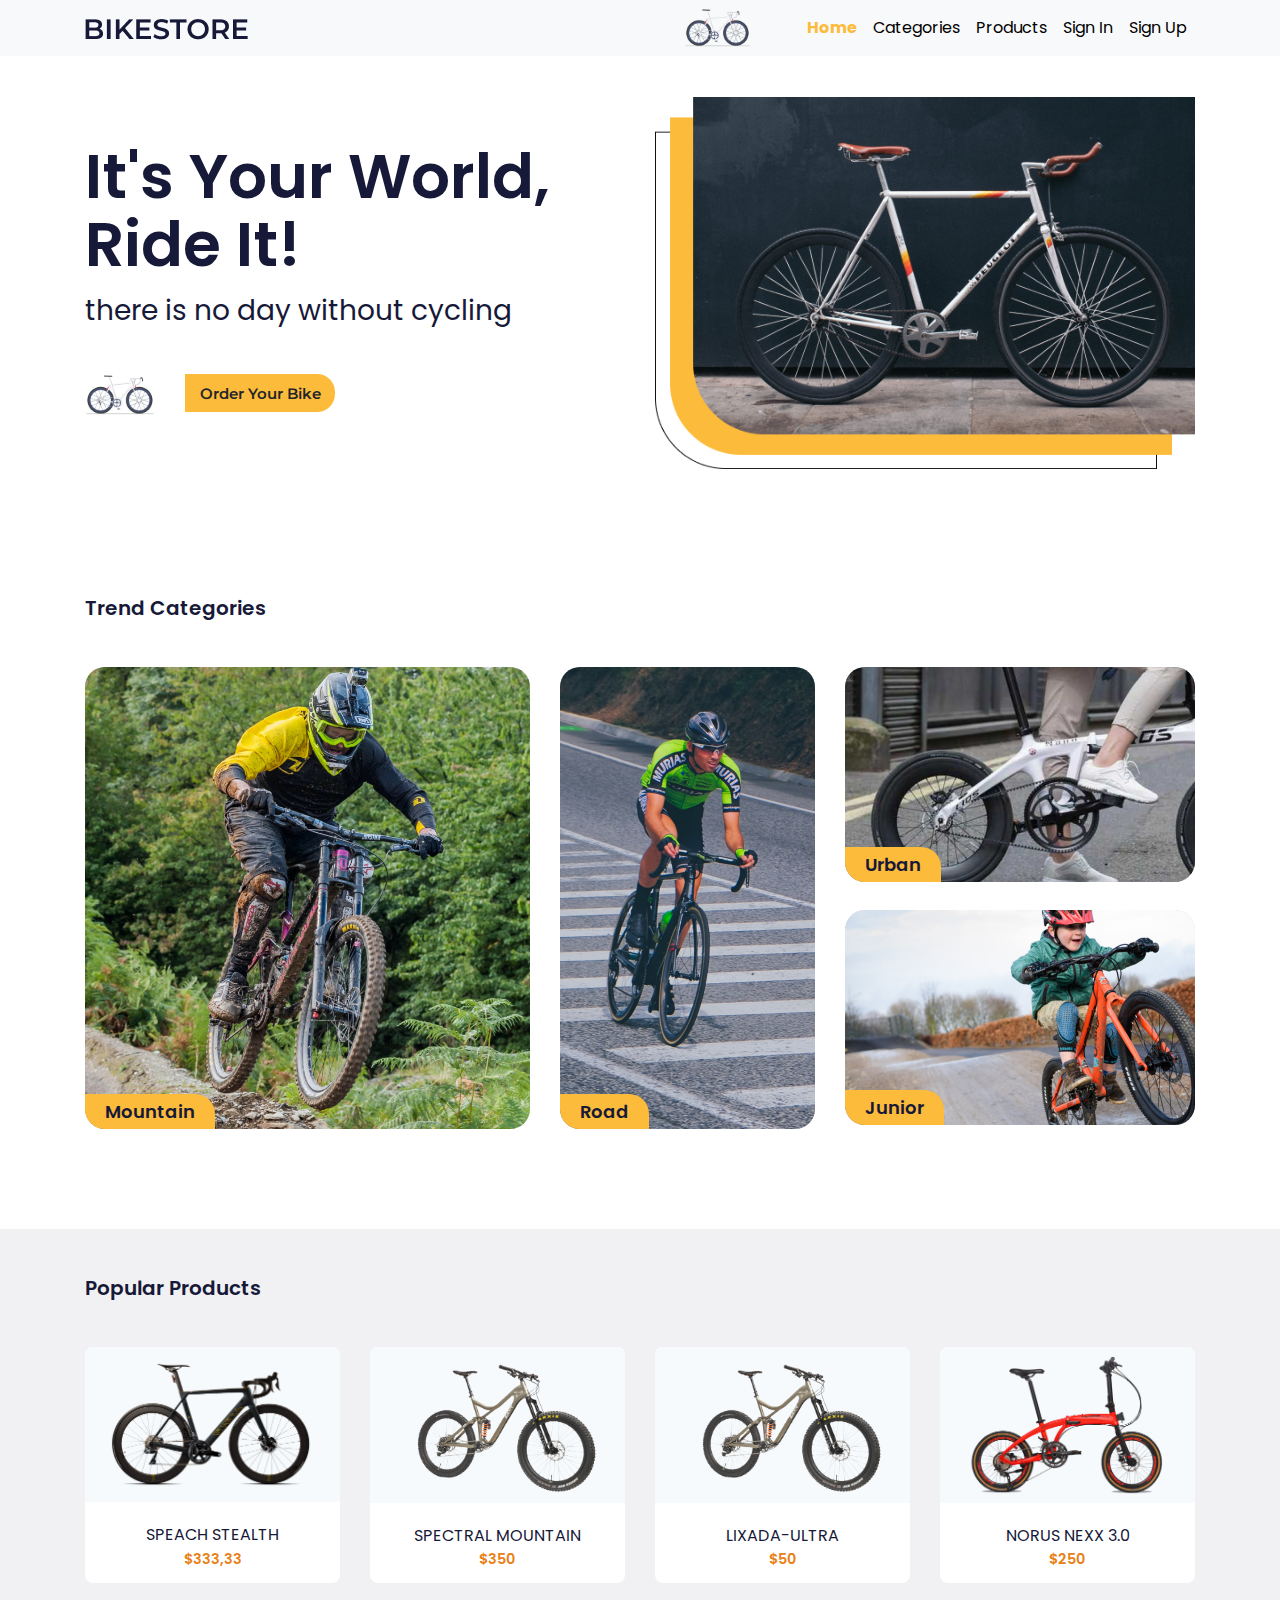
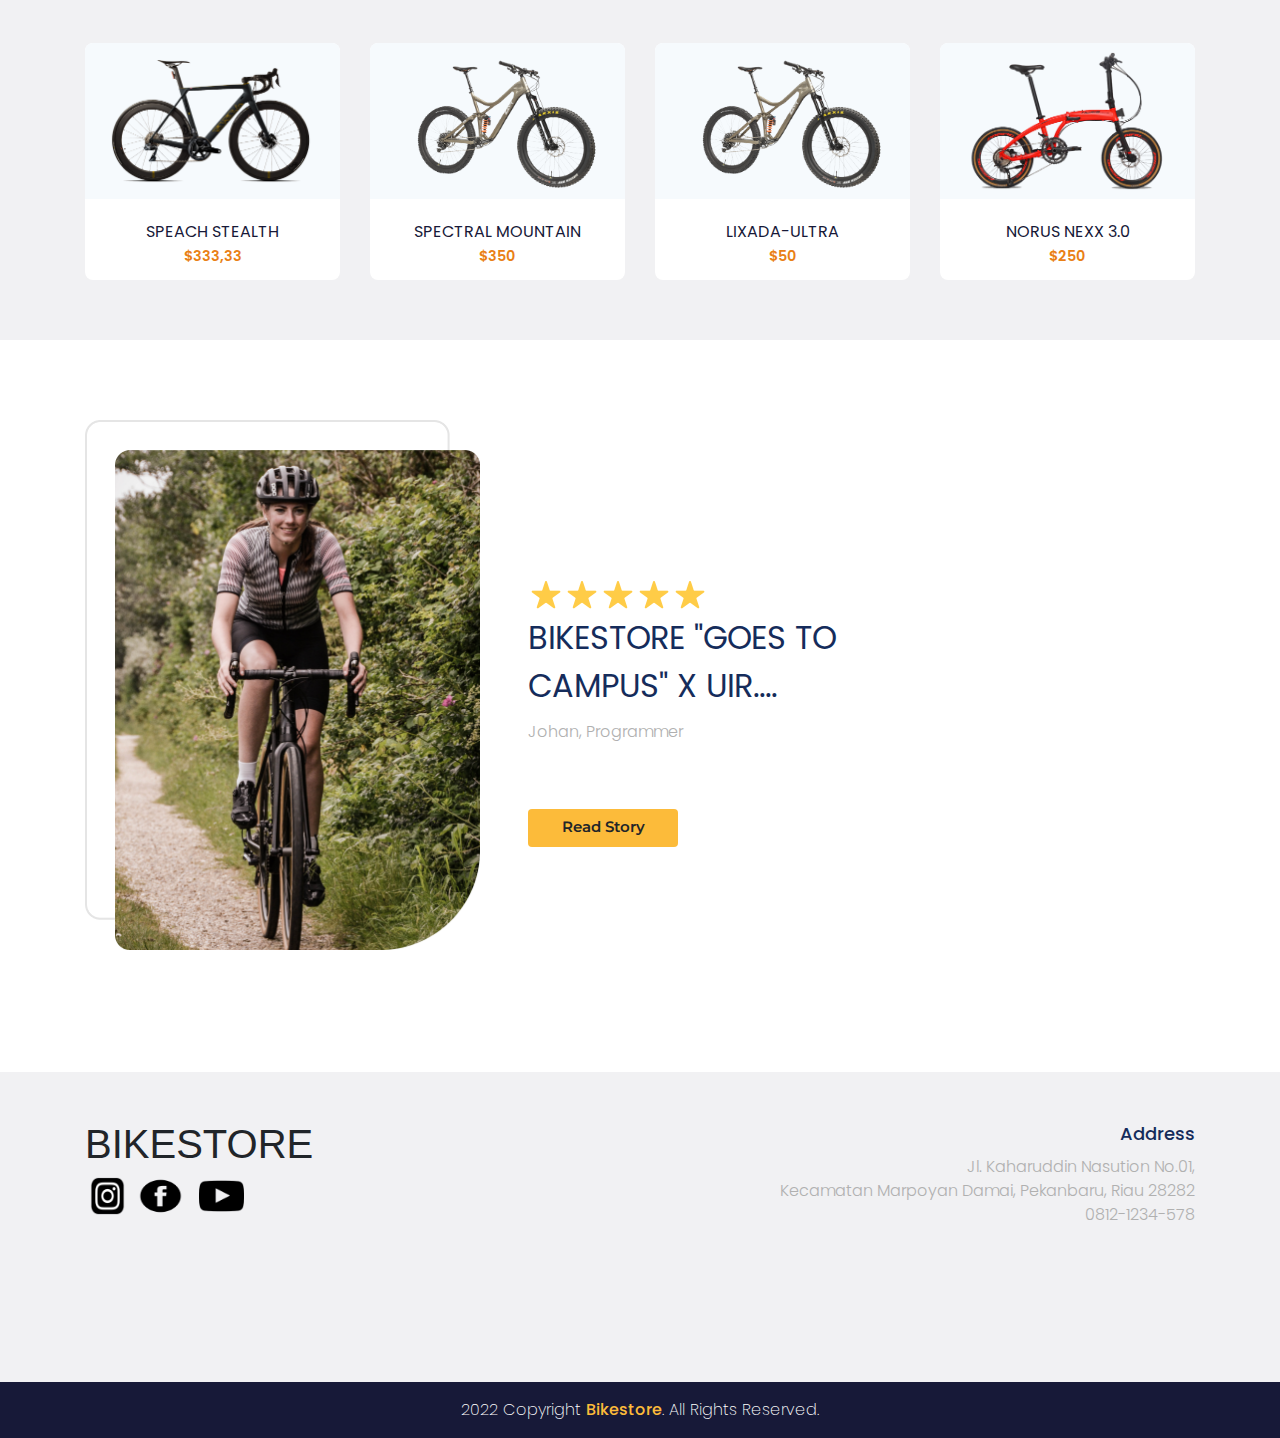
<file: index.html>
<!DOCTYPE html>
<html lang="en">
<head>
    <meta charset="UTF-8">
    <meta http-equiv="X-UA-Compatible" content="IE=edge">
    <meta name="viewport" content="width=device-width, initial-scale=1.0">
    <link rel="stylesheet" href="frontend/libraries/bootstrap/css/bootstrap.css">
    <link href="https://fonts.googleapis.com/css2?family=Montserrat:wght@100;300;400;500;600;700;800&family=Poppins:wght@400;500;600;800&display=swap" rel="stylesheet">
    <link rel="stylesheet" href="frontend/styles/main.css">
    <title>BIKESTORE</title>
</head>
<body>
  <header>
    <nav class="navbar navbar-expand-lg navbar-light fixed-top bg-light">
      <div class="container">
        <a class="navbar-brand" href="#">
          <img src="frontend/images/bikestore.png" style="width: auto;">
        </a>
        <button class="navbar-toggler" type="button" data-toggle="collapse" data-target="#navbarSupportedContent" aria-controls="navbarSupportedContent" aria-expanded="false" aria-label="Toggle navigation">
          <span class="navbar-toggler-icon"></span>
        </button>
        <div class="collapse navbar-collapse" id="navbarSupportedContent">
          <ul class="navbar-nav ml-auto">
            <li class="nav-item">
              <img src="frontend/images/bicycle-logo.svg" class="mr-5" alt="">
            </li>
            <li class="nav-item">
              <a class="nav-link active" href="index.html">Home</a>
            </li>
            <li class="nav-item">
              <a class="nav-link" href="#">Categories</a>
            </li>
            <li class="nav-item">
              <a class="nav-link" href="pages/detail.html">Products</a>
            </li>
            <li class="nav-item">
              <a class="nav-link" href="#">Sign In</a>
            </li>
            <li class="nav-item">
              <a class="nav-link" href="#">Sign Up</a>
            </li>
          </ul>
        </div>
      </div>
    </nav>
  </header>

  <!-- Hero Banner -->
  <section class="pt-5 hero-banner">
    <div class="container">
      <div class="row align-items-center">
        <div class="col-md-6 pr-5">
          <h1 class="mb-3">
            It's Your World, <br> Ride It!
          </h1>
          <p class="mb-5 w-100">
            there is no day without cycling
          </p>
          <img src="frontend/images/bicycle-logo.svg" alt="logo bikestore" class="banner-logo">
          <a href="pages/bookingpage1.html"><button class="btn btn-cta p-2">Order Your Bike</button></a> 
        </div>
  
        <div class="col-md-6 pl-6 mt-5">
          <div>
            <img src="frontend/images/bannfer-full.png" alt="" class="img-fluid ">
            <!-- <img src="frontend/images/banner-frame.png" alt="" class="img-fluid position-absolute banner-img-frame">
            <img src="frontend/images/banner-frame-1.png" alt="" class="img-fluid position-absolute banner-img-frame-1"> -->
          </div>
        </div>
      </div>
    </div>
  </section>

  <!-- Trend Categories -->
  <section class="container categories">
    <h4 class="mb-5">Trend Categories</h4>
    <div class="row">
      <div class="col-6 col-md-5 component-categories d-block">
        <div class="tag">
          <span>Mountain</span>
        </div>
        <a href="pages/detail.html">
          <div class="categories-thumbnail">
            <div class="categories-image" style="background-image: url('frontend/images/categories-mountain.jpg');">
            </div>
          </div>
        </a>
      </div>
      <div class="col-6 col-md-3 component-categories d-block">
        <div class="tag">
          <span>Road</span>
        </div>
        <a href="pages/detail.html">
          <div class="categories-thumbnail">
            <div class="categories-image" style="background-image: url('frontend/images/categories-road.jpg');">

            </div>
          </div>
        </a>
        <!-- <div class="card">card</div> -->
      </div>
      <div class="col-12 col-md-4">
        <div class="row">
          <div class="col-12 col-md-12 component-categories d-block">
            <div class="tag">
              <span>Urban</span>
            </div>
            <a href="pages/detail.html">
              <div class="categories-thumbnail-small">
                <div class="categories-image" style="background-image: url('frontend/images/categories-urban.jpg');">
    
                </div>
              </div>
            </a>
          </div>
        </div>
        <div class="row mt-2">
          <div class="col-12 col-md-12 component-categories d-block">
            <div class="tag">
              <span>Junior</span>
            </div>
            <a href="pages/detail.html">
              <div class="categories-thumbnail-small">
                <div class="categories-image" style="background-image: url('frontend/images/categories-junior.jpg');">
    
                </div>
              </div>
            </a>
          </div>
        </div>
      </div>
    </div>
  </section>

  <!-- Popular Products -->
  <section class="popular-products">
    <div class="container">
      <div class="row">
        <div class="col-12">
          <h4 class="mb-5 mt-5">Popular Products</h4>
        </div>
      </div>
      <div class="row">
        <div class="col-6 col-md-4 col-lg-3">
          <a href="pages/detail.html" class="component-products d-block"> 
            <div class="products-image mb-4">
              <img src="frontend/images/speach-stealth.png" alt="" class="w-100">
            </div>
            <div class="products-text mb-2">
              Speach Stealth
            </div>
            <div class="products-price">
              $333,33
            </div>
          </a>
        </div>
        <div class="col-6 col-md-4 col-lg-3">
          <a href="pages/detail.html" class="component-products d-block"> 
            <div class="products-image mb-4">
              <img src="frontend/images/spectral-mountain.png" alt="" class="w-100">
            </div>
            <div class="products-text mb-2">
              Spectral Mountain
            </div>
            <div class="products-price">
              $350
            </div>
          </a>
        </div>
        <div class="col-6 col-md-4 col-lg-3">
          <a href="pages/detail.html" class="component-products d-block"> 
            <div class="products-image mb-4">
              <img src="frontend/images/spectral-mountain.png" alt="" class="w-100">
            </div>
            <div class="products-text mb-2">
              lixada-ultra
            </div>
            <div class="products-price">
              $50
            </div>
          </a>
        </div>
        <div class="col-6 col-md-4 col-lg-3">
          <a href="pages/detail.html" class="component-products d-block"> 
            <div class="products-image mb-4">
              <img src="frontend/images/noriss.png" alt="" class="w-100">
            </div>
            <div class="products-text mb-2">
              Norus Nexx 3.0
            </div>
            <div class="products-price">
              $250
            </div>
          </a>
        </div>
        <div class="col-6 col-md-4 col-lg-3">
          <a href="pages/detail.html" class="component-products d-block"> 
            <div class="products-image mb-4">
              <img src="frontend/images/speach-stealth.png" alt="" class="w-100">
            </div>
            <div class="products-text mb-2">
              Speach Stealth
            </div>
            <div class="products-price">
              $333,33
            </div>
          </a>
        </div>
        <div class="col-6 col-md-4 col-lg-3">
          <a href="pages/detail.html" class="component-products d-block"> 
            <div class="products-image mb-4">
              <img src="frontend/images/spectral-mountain.png" alt="" class="w-100">
            </div>
            <div class="products-text mb-2">
              Spectral Mountain
            </div>
            <div class="products-price">
              $350
            </div>
          </a>
        </div>
        <div class="col-6 col-md-4 col-lg-3">
          <a href="pages/detail.html" class="component-products d-block"> 
            <div class="products-image mb-4">
              <img src="frontend/images/spectral-mountain.png" alt="" class="w-100">
            </div>
            <div class="products-text mb-2">
              lixada-ultra
            </div>
            <div class="products-price">
              $50
            </div>
          </a>
        </div>
        <div class="col-6 col-md-4 col-lg-3">
          <a href="pages/detail.html" class="component-products d-block"> 
            <div class="products-image mb-4">
              <img src="frontend/images/noriss.png" alt="" class="w-100">
            </div>
            <div class="products-text mb-2">
              Norus Nexx 3.0
            </div>
            <div class="products-price">
              $250
            </div>
          </a>
        </div>
      </div>
    </div>
  </section>

  <!-- Testimonial -->
  <section class="testimonial">
    <div class="container">
      <div class="row align-items-center">
        <div class="col-auto">
          <div class="testimonial-hero">
            <img src="frontend/images/testimonial-hero.png" alt="Testimonial" class="position-absolute testimonial-hero-image">
            <img src="frontend/images/testimonial-frame.png" alt="Testimonial" class="testimonial-frame">
          </div>
        </div>
        <div class="colfa-rotate-180 col-md-4 ml-5">
          <div class="stars align-items-center">
            <img src="frontend/images/stars.png" alt="">
          </div>
          <h2 class="testimonial-text">BIKESTORE "GOES TO CAMPUS" X UIR....</h2>
          <p class="testimonial-name
          ">Johan, Programmer</p>
          
          <a href="#" class="btn btn-testimonial mt-5">
            Read Story
          </a>
        </div>
      </div>
    </div><br><br><br>
  </section>

  <!-- Footer -->
  <div class="footer">
    <div class="container">
      <div class="row">
        <div class="col-6">
          <h1 class="mt-5 text-uppercase">Bikestore</h1>
          <div class="d-flex flex-row">
            <a href="https://mail.google.com/mail/u/0/#inbox">
              <img src="frontend/images/icon-ig.png">
            </a>
            <img src="frontend/images/icon-fb.png"  class="ml-2">
            <img src="frontend/images/icon-youtube.png"  class="ml-3">
          </div>
        </div>
        <div class="col-6">
          <div class="footer-tag mt-5">
            <h3>Address</h3>
            <p>Jl. Kaharuddin Nasution No.01, <br>
              Kecamatan Marpoyan Damai, Pekanbaru, Riau 28282 <br>0812-1234-578
            </p>
          </div>
        </div>
      </div>
    </div>
  </div>

  <footer>
    <div class="container">
      <div class="row">
        <div class="col-12 text-center">
          <p class="pt-3">
            2022 Copyright <a href="#">Bikestore</a>. All Rights Reserved.
          </p>
        </div>
      </div>
    </div>
  </footer> 


  <script src="frontend/libraries/jquery-3.6.0.min.js"></script>
  <script src="frontend/libraries/bootstrap/js/bootstrap.js"></script>
</body>
</html>
</file>
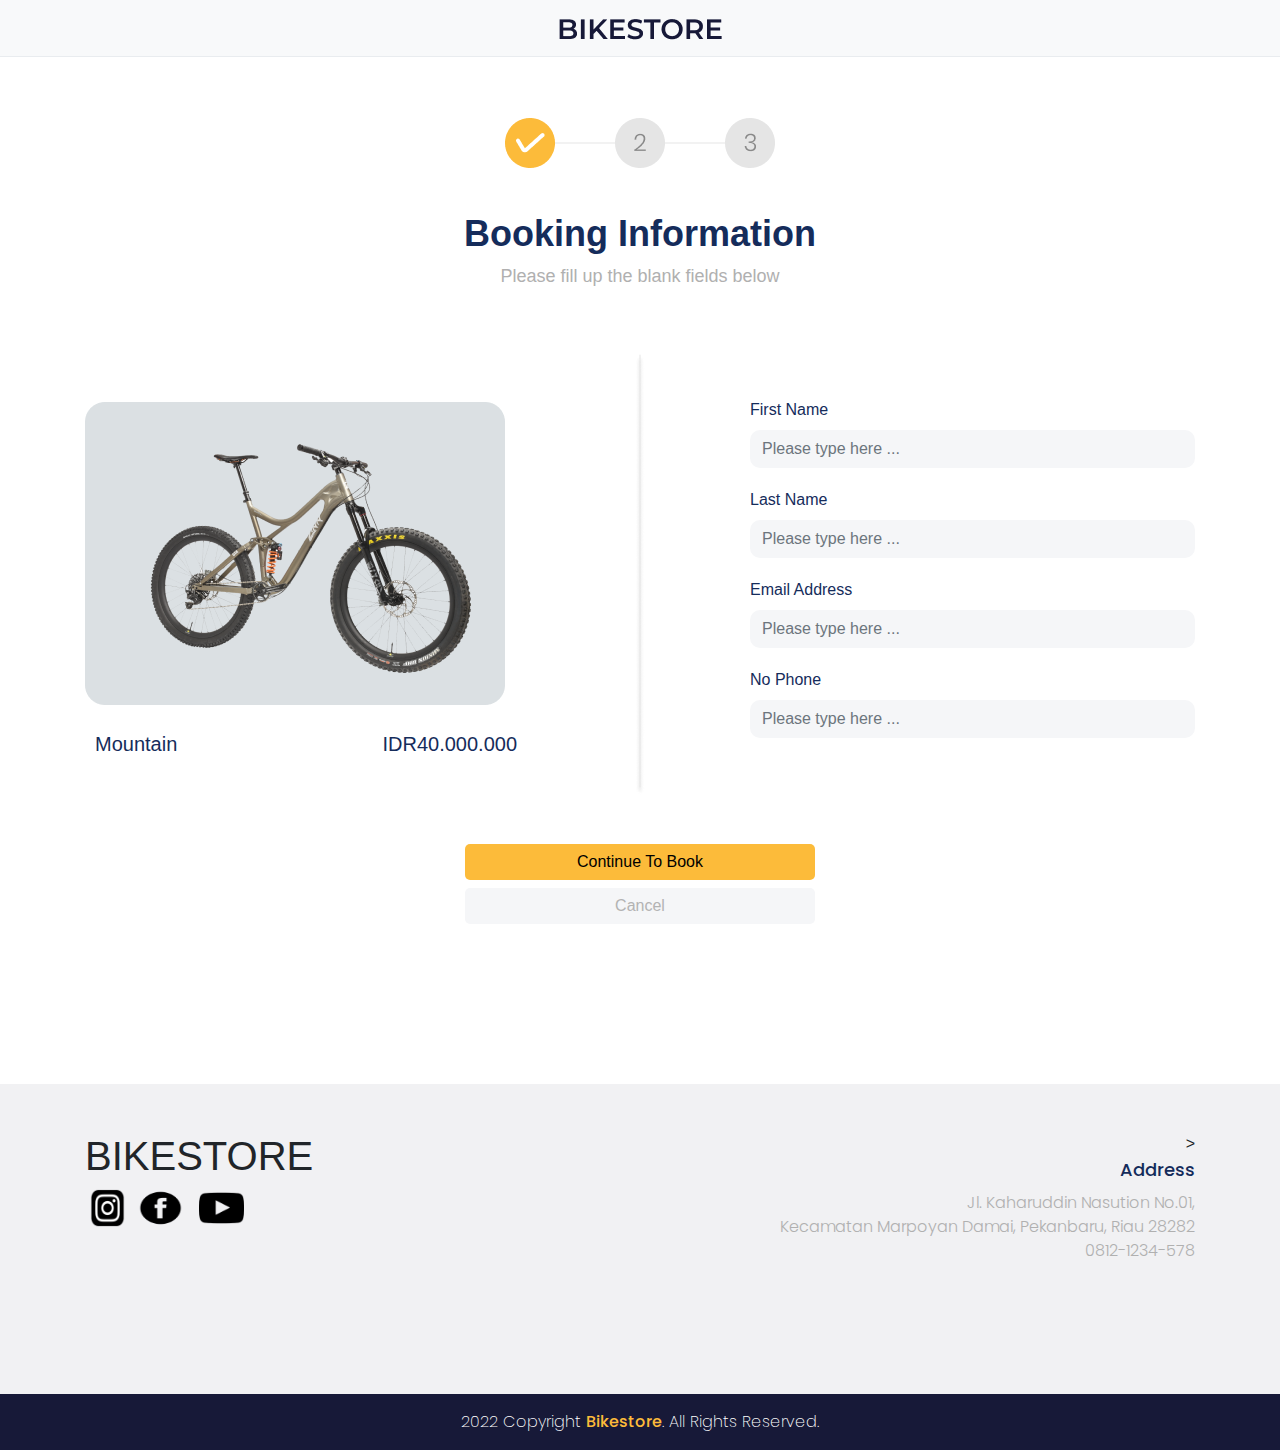
<file: pages/bookingpage1.html>
<!DOCTYPE html>
<html lang="en">
<head>
    <meta charset="UTF-8">
    <meta name="viewport" content="width=device-width, initial-scale=1.0"><link rel="stylesheet" href="../frontend/libraries/bootstrap/css/bootstrap.css">
    <link href="https://fonts.googleapis.com/css2?family=Montserrat:wght@100;300;400;500;600;700;800&family=Poppins:wght@400;500;600;800&display=swap" rel="stylesheet">
    <link rel="stylesheet" href="../frontend/styles/main.css">
    <title>Booking Page1</title>
</head>
<body>
  <header>
    <nav class="navbar navbar-expand-lg navbar-light bg-light">
      <div class="container">
        <a class="navbar-brand mx-auto" href="../index.html/"><img src="../frontend/images/bikestore.png" alt=""></a>
      </div>
    </nav>
  </header>

  <!-- Page Content -->
  <div class="container booking-page-1">
    <div class="row">
        <div class="col-12">
            <img src="../frontend/images/stepper.png" class="mx-auto d-block stepper">
        </div>
        <div class="col-12">
            <div class="text-center">
                <h1 class="title-booking">Booking Information</h1>
                <p class="subtitle-booking">Please fill up the blank fields below</p>
            </div>
        </div>
    </div>
    <div class="row mt-5">
        <div class="col-md-5 mt-5">
            <img src="../frontend/images/pic_booking.png" alt="">
            <div class="row mt-4">
                <div class="col-6">
                    <p class="brand-book">Mountain</p>
                </div>
                <div class="col-6">
                    <p class="price-book">IDR40.000.000</p>
                </div>
            </div>
        </div>
        <div class="col-md-2">
            <img src="../frontend/images/garis.png" class="mx-auto d-block">
        </div>
        <div class="col-md-5 mt-4 form-booking">
            <label>First Name</label>
            <div class="input-group">
                <input type="text" class="form-control" placeholder="Please type here ...">
            </div>
            <label>Last Name</label>
            <div class="input-group">
                <input type="text" class="form-control" placeholder="Please type here ...">
            </div>
            <label>Email Address</label>
            <div class="input-group">
                <input type="email" class="form-control" placeholder="Please type here ...">
            </div>
            <label>No Phone</label>
            <div class="input-group">
                <input type="number" class="form-control" placeholder="Please type here ...">
            </div>
        </div>
    </div>
    <div class="row mt-5 mb-5">
        <div class="col-4"></div>
        <div class="col-4">
            <div class="text-center">
                <a href="bookingpage2.html" type="button" class="btn btn-md btn-dark btn-block btn-continue-booking">Continue To Book</a>
                <a href="../index.html" type="button" class="btn btn-md btn-dark btn-block btn-cancel-booking mt-2">Cancel</a>
            </div>
        </div>
        <div class="col-4"></div>
    </div>
  </div>
  <!-- Akhir Page Content -->

  <!-- Footer -->
  <div class="footer">
    <div class="container">
      <div class="row">
        <div class="col-6">
          <h1 class="mt-5 text-uppercase">Bikestore</h1>
          <div class="d-flex flex-row">
            <img src="../frontend/images/icon-ig.png">
            <img src="../frontend/images/icon-fb.png"  class="ml-2">
            <img src="../frontend/images/icon-youtube.png"  class="ml-3">
          </div>
        </div>
        <div class="col-6">
          <div class="footer-tag mt-5">>
            <h3>Address</h3>
            <p>Jl. Kaharuddin Nasution No.01, <br>
              Kecamatan Marpoyan Damai, Pekanbaru, Riau 28282 <br>0812-1234-578
            </p>
          </div>
        </div>
      </div>
    </div>
  </div>

  <footer>
    <div class="container">
      <div class="row">
        <div class="col-12 text-center">
          <p class="pt-3">
            2022 Copyright <a href="#">Bikestore</a>. All Rights Reserved.
          </p>
        </div>
      </div>
    </div>
  </footer>
  
  



  <script src="../frontend/libraries/jquery-3.6.0.min.js"></script>
  <script src="../frontend/libraries/bootstrap/js/bootstrap.js"></script>
</body>
</html>
</file>
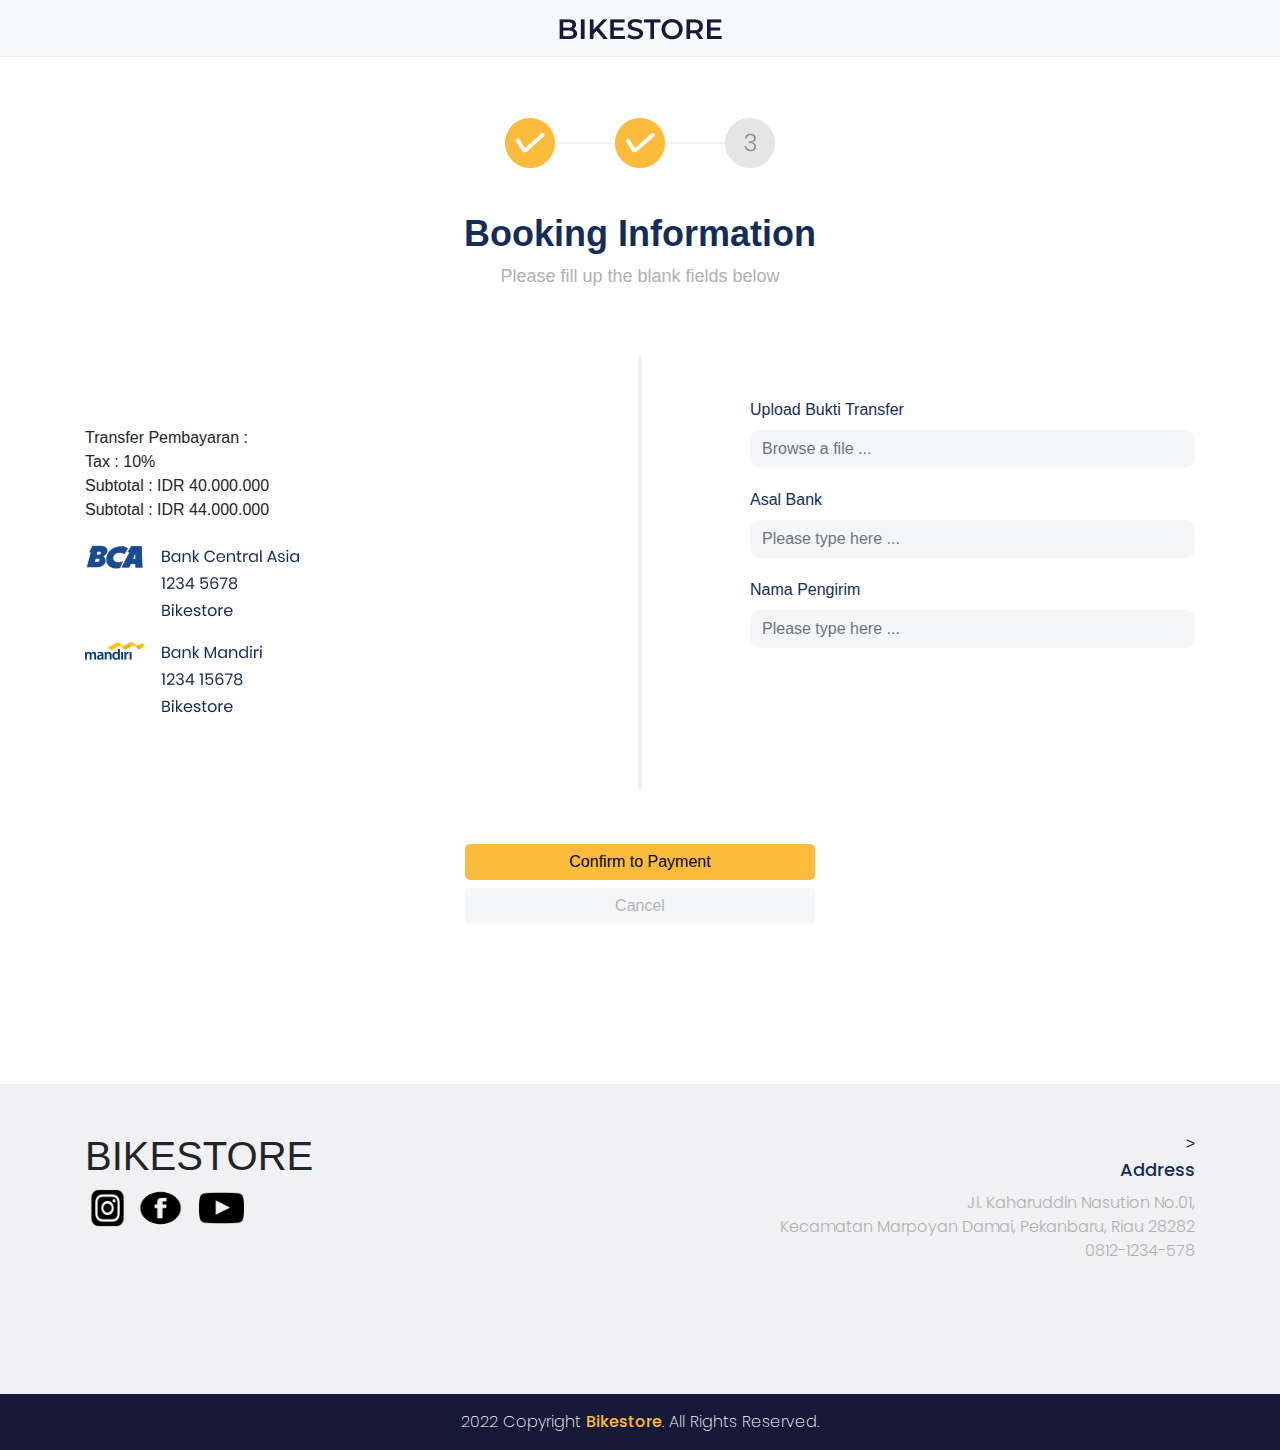
<file: pages/bookingpage2.html>
<!DOCTYPE html>
<html lang="en">
<head>
    <meta charset="UTF-8">
    <meta name="viewport" content="width=device-width, initial-scale=1.0"><link rel="stylesheet" href="../frontend/libraries/bootstrap/css/bootstrap.css">
    <link href="https://fonts.googleapis.com/css2?family=Montserrat:wght@100;300;400;500;600;700;800&family=Poppins:wght@400;500;600;800&display=swap" rel="stylesheet">
    <link rel="stylesheet" href="../frontend/styles/main.css">
    <title>Booking Page2</title>
</head>
<body>
  <header>
    <nav class="navbar navbar-expand-lg navbar-light bg-light">
      <div class="container">
        <a class="navbar-brand mx-auto" href="../index.html/"><img src="../frontend/images/bikestore.png" alt=""></a>
      </div>
    </nav>
  </header>

  <!-- Page Content -->
  <div class="container booking-page-1">
    <div class="row">
        <div class="col-12">
            <img src="../frontend/images/stepper-2.png" class="mx-auto d-block stepper">
        </div>
        <div class="col-12">
            <div class="text-center">
                <h1 class="title-booking">Booking Information</h1>
                <p class="subtitle-booking">Please fill up the blank fields below</p>
            </div>
        </div>
    </div>
    <div class="row mt-5">
        <div class="col-md-5 mt-5">
            <div class="row mt-4">
                <div class="col-6">
                    <p>Transfer Pembayaran : <br> Tax : 10% <br> Subtotal : IDR 40.000.000 <br> Subtotal : IDR 44.000.000</p>
                </div>
            </div>
            <img src="../frontend/images/item_bank.png">
        </div>
        <div class="col-md-2">
            <img src="../frontend/images/garis.png" class="mx-auto d-block">
        </div>
        <div class="col-md-5 mt-4 form-booking">
            <label>Upload Bukti Transfer</label>
            <div class="input-group">
                <input type="text" class="form-control" placeholder="Browse a file ...">
            </div>
            <label>Asal Bank</label>
            <div class="input-group">
                <input type="text" class="form-control" placeholder="Please type here ...">
            </div>
            <label>Nama Pengirim</label>
            <div class="input-group">
                <input type="email" class="form-control" placeholder="Please type here ...">
            </div>
        </div>
    </div>
    <div class="row mt-5 mb-5">
        <div class="col-4"></div>
        <div class="col-4">
            <div class="text-center">
                <a href="bookingpage3.html" type="button" class="btn btn-md btn-dark btn-block btn-continue-booking">Confirm to Payment</a>
                <a href="../index.html" type="button" class="btn btn-md btn-dark btn-block btn-cancel-booking mt-2">Cancel</a>
            </div>
        </div>
        <div class="col-4"></div>
    </div>
  </div>
  <!-- Akhir Page Content -->

  <!-- Footer -->
  <div class="footer">
    <div class="container">
      <div class="row">
        <div class="col-6">
          <h1 class="mt-5 text-uppercase">Bikestore</h1>
          <div class="d-flex flex-row">
            <img src="../frontend/images/icon-ig.png">
            <img src="../frontend/images/icon-fb.png"  class="ml-2">
            <img src="../frontend/images/icon-youtube.png"  class="ml-3">
          </div>
        </div>
        <div class="col-6">
          <div class="footer-tag mt-5">>
            <h3>Address</h3>
            <p>Jl. Kaharuddin Nasution No.01, <br>
              Kecamatan Marpoyan Damai, Pekanbaru, Riau 28282 <br>0812-1234-578
            </p>
          </div>
        </div>
      </div>
    </div>
  </div>

  <footer>
    <div class="container">
      <div class="row">
        <div class="col-12 text-center">
          <p class="pt-3">
            2022 Copyright <a href="#">Bikestore</a>. All Rights Reserved.
          </p>
        </div>
      </div>
    </div>
  </footer>
  
  



  <script src="../frontend/libraries/jquery-3.6.0.min.js"></script>
  <script src="../frontend/libraries/bootstrap/js/bootstrap.js"></script>
</body>
</html>
</file>
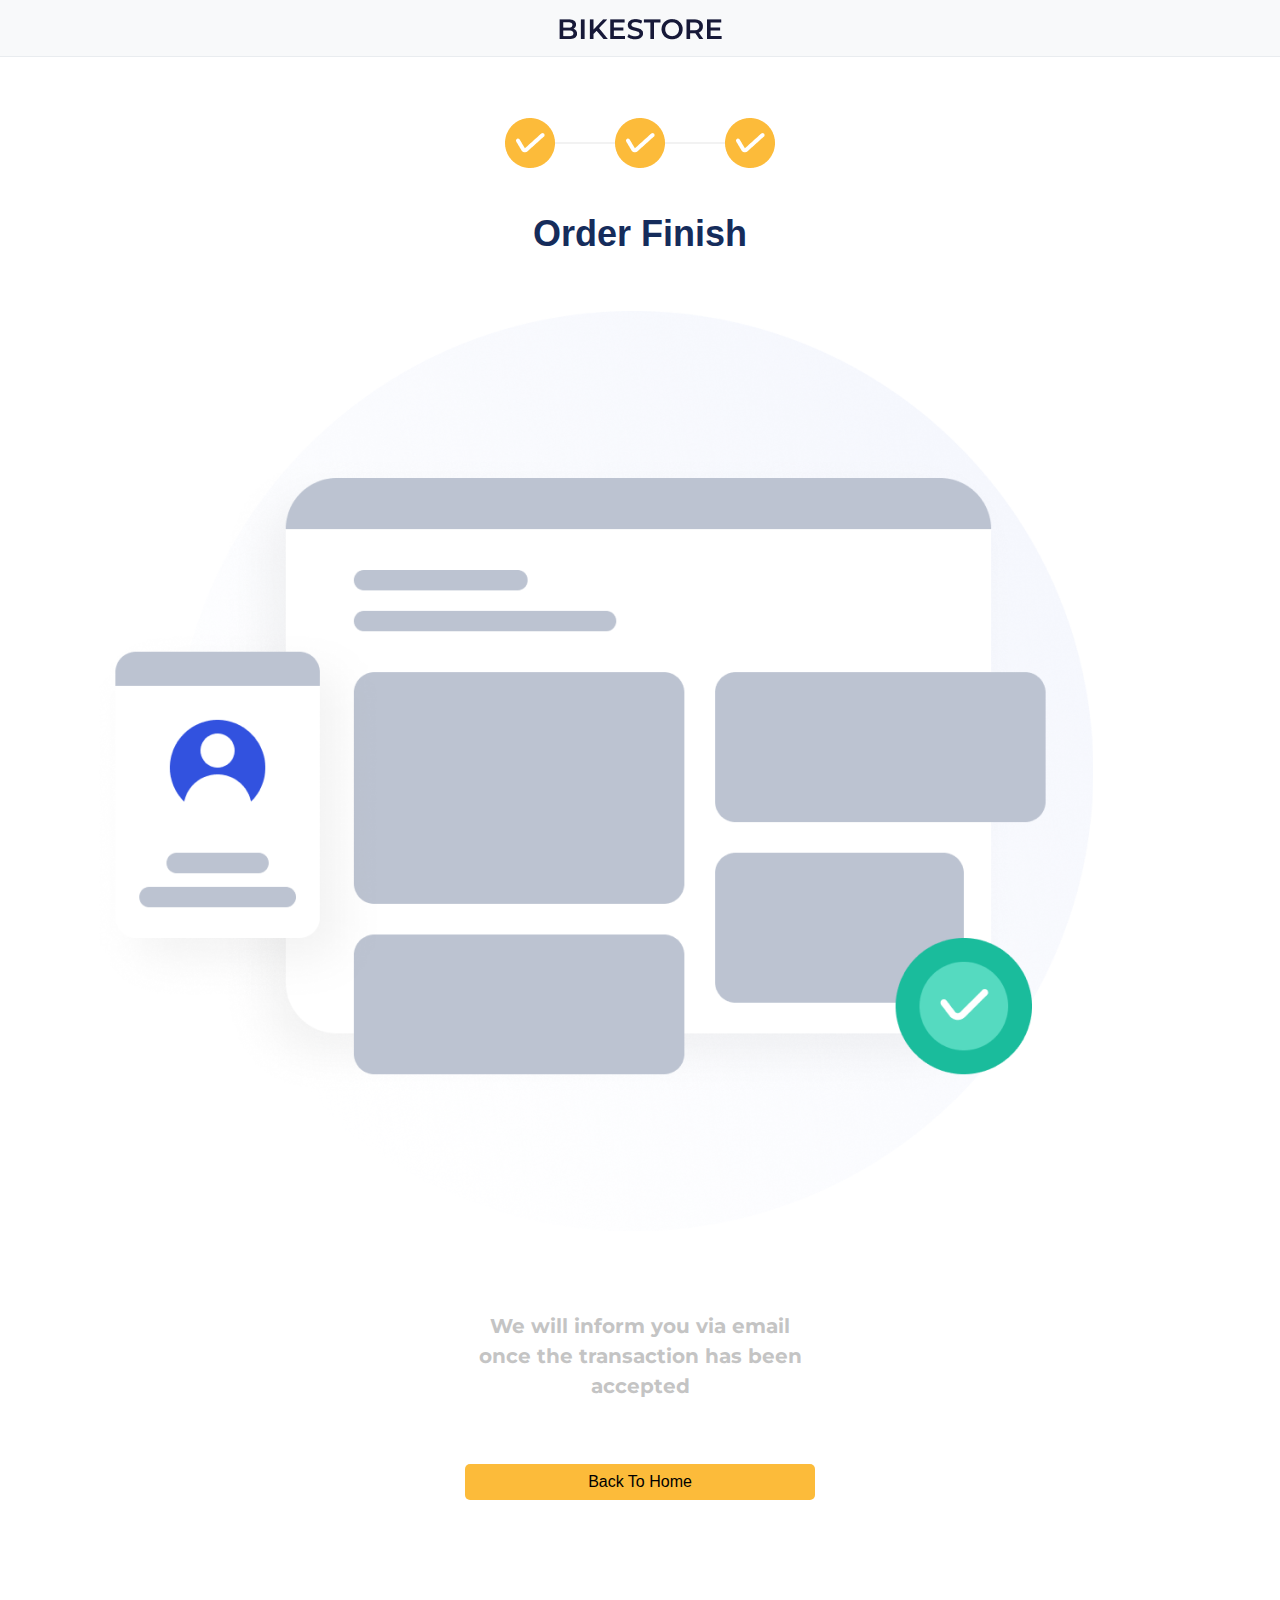
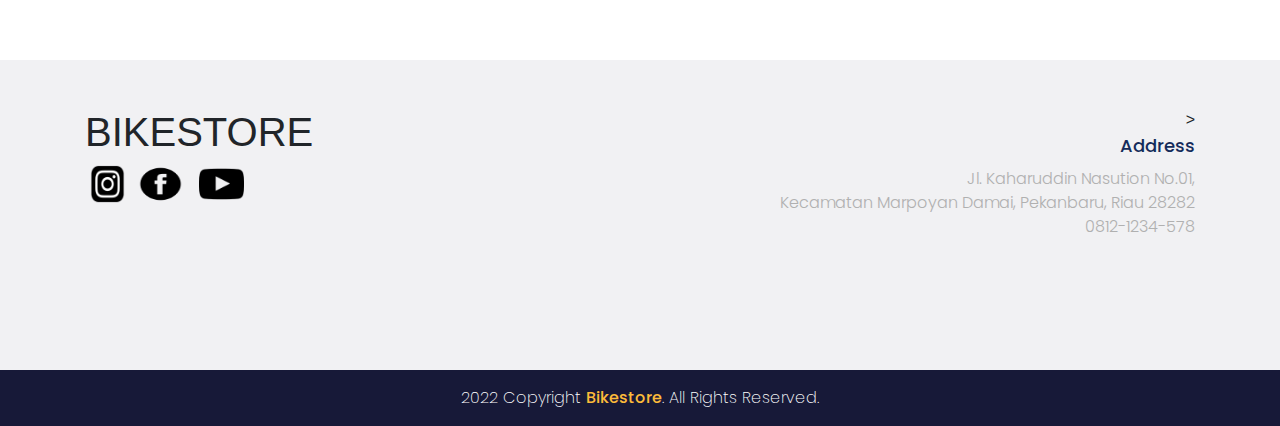
<file: pages/bookingpage3.html>
<!DOCTYPE html>
<html lang="en">
<head>
    <meta charset="UTF-8">
    <meta name="viewport" content="width=device-width, initial-scale=1.0"><link rel="stylesheet" href="../frontend/libraries/bootstrap/css/bootstrap.css">
    <link href="https://fonts.googleapis.com/css2?family=Montserrat:wght@100;300;400;500;600;700;800&family=Poppins:wght@400;500;600;800&display=swap" rel="stylesheet">
    <link rel="stylesheet" href="../frontend/styles/main.css">
    <title>Booking Page</title>
</head>
<body>
  <header>
    <nav class="navbar navbar-expand-lg navbar-light bg-light">
      <div class="container">
        <a class="navbar-brand mx-auto" href="../index.html/"><img src="../frontend/images/bikestore.png" alt=""></a>
      </div>
    </nav>
  </header>

  <!-- Page Content -->
  <div class="container booking-page-1">
    <div class="row">
        <div class="col-12">
            <img src="../frontend/images/stepper-3.png" class="mx-auto d-block stepper">
        </div>
        <div class="col-12">
            <div class="text-center">
                <h1 class="title-booking">Order Finish</h1>
            </div>
        </div>
    </div>
    <div class="img-orderfinish">
        <div class="row mt-5">
            <div class="col-md-5">
                <img src="../frontend/images/logo_finish.png">
            </div>
        </div>
    </div>
    <div class="world">
        <div class="container">
            <div class="row">
                <div class="col-12">
                    <p> We will inform you via email <br> once the transaction has been <br> accepted </p>
                </div>
            </div>
        </div>
    </div>
    <div class="row mt-5 mb-5">
        <div class="col-4"></div>
        <div class="col-4">
            <div class="text-center">
                <a href="../index.html" type="button" class="btn btn-md btn-dark btn-block btn-continue-booking">Back To Home</a>
            </div>
        </div>
        <div class="col-4"></div>
    </div>
    </div>
  <!-- Akhir Page Content -->

  <!-- Footer -->
  <div class="footer">
    <div class="container">
      <div class="row">
        <div class="col-6">
          <h1 class="mt-5 text-uppercase">Bikestore</h1>
          <div class="d-flex flex-row">
            <img src="../frontend/images/icon-ig.png">
            <img src="../frontend/images/icon-fb.png"  class="ml-2">
            <img src="../frontend/images/icon-youtube.png"  class="ml-3">
          </div>
        </div>
        <div class="col-6">
          <div class="footer-tag mt-5">>
            <h3>Address</h3>
            <p>Jl. Kaharuddin Nasution No.01, <br>
              Kecamatan Marpoyan Damai, Pekanbaru, Riau 28282 <br>0812-1234-578
            </p>
          </div>
        </div>
      </div>
    </div>
  </div>

  <footer>
    <div class="container">
      <div class="row">
        <div class="col-12 text-center">
          <p class="pt-3">
            2022 Copyright <a href="#">Bikestore</a>. All Rights Reserved.
          </p>
        </div>
      </div>
    </div>
  </footer>
  
  



  <script src="../frontend/libraries/jquery-3.6.0.min.js"></script>
  <script src="../frontend/libraries/bootstrap/js/bootstrap.js"></script>
</body>
</html>
</file>
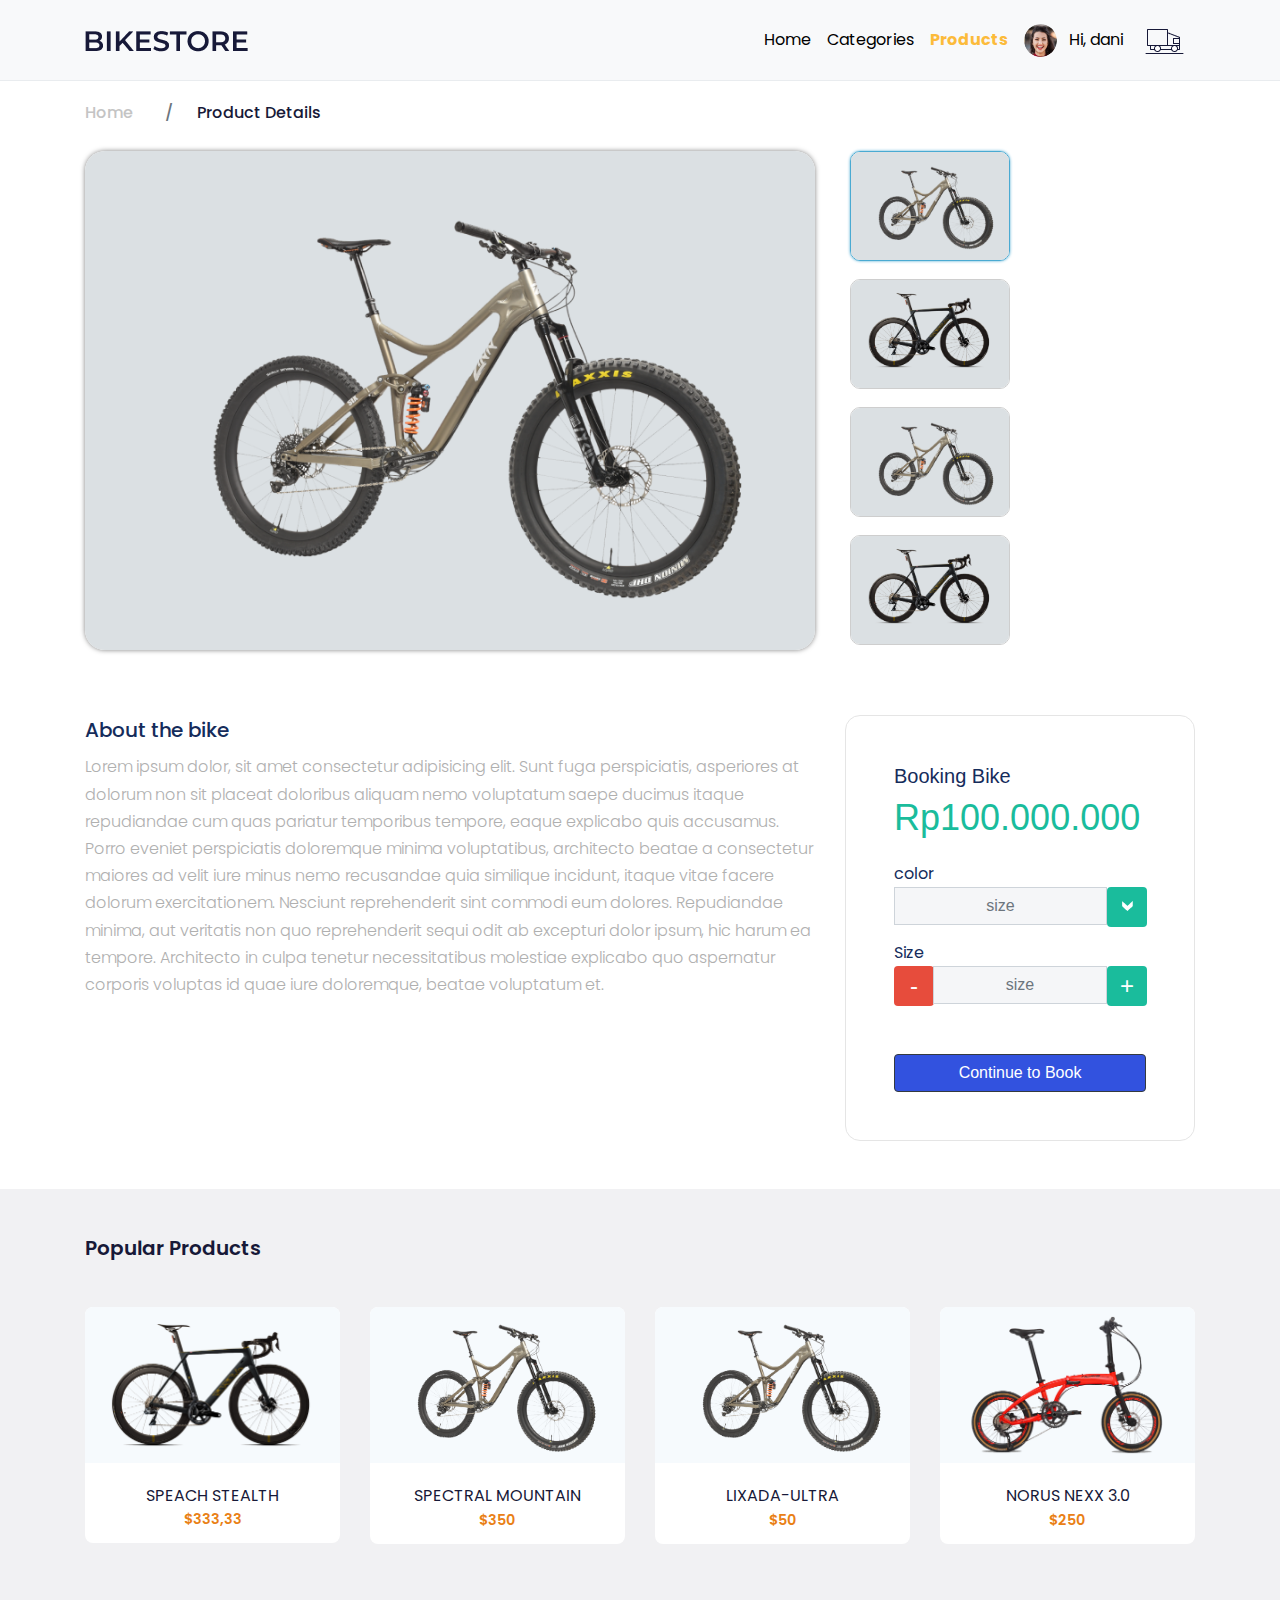
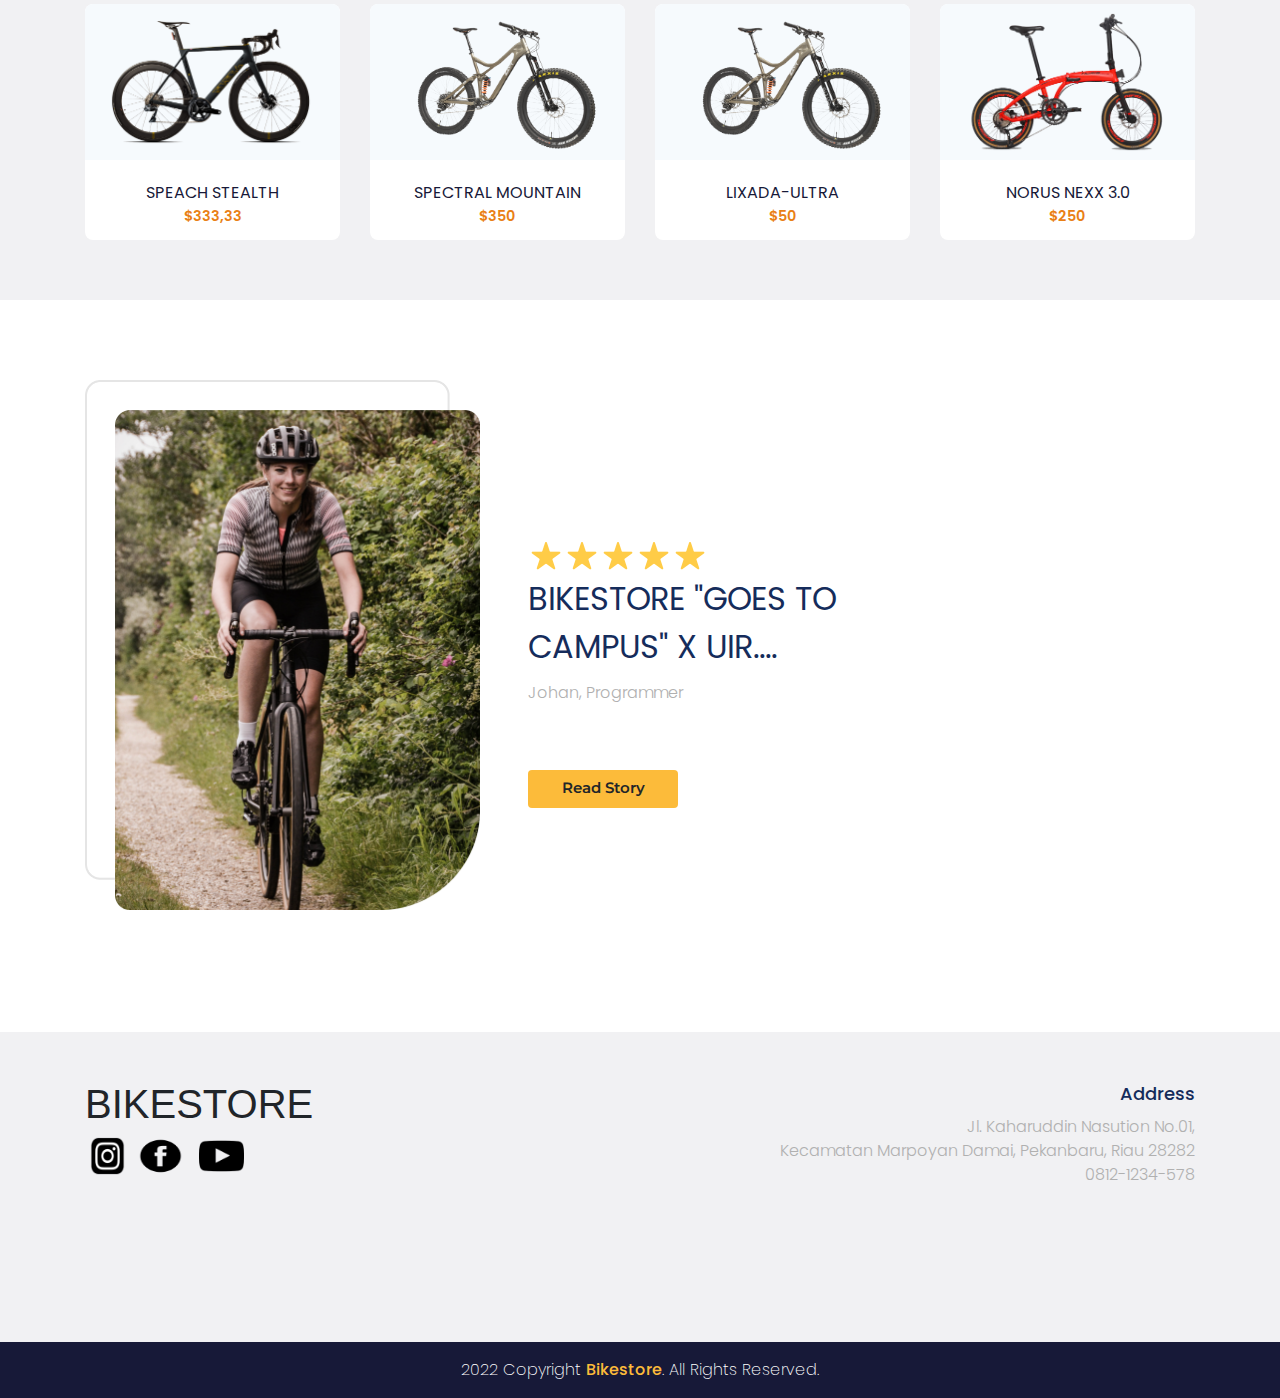
<file: pages/detail.html>
<!DOCTYPE html>
<html lang="en">
<head>
    <meta charset="UTF-8">
    <meta http-equiv="X-UA-Compatible" content="IE=edge">
    <meta name="viewport" content="width=device-width, initial-scale=1.0">
    <link rel="stylesheet" href="../frontend/libraries/bootstrap/css/bootstrap.css">
    <link href="https://fonts.googleapis.com/css2?family=Montserrat:wght@100;300;400;500;600;700;800&family=Poppins:wght@400;500;600;800&display=swap" rel="stylesheet">
    <link rel="stylesheet" href="../frontend/styles/main.css">
    <link rel="stylesheet" href="../frontend/libraries/xzoom/xzoom.css">
    
    <title>Detail</title>
</head>
<body>
  <header>
    <nav class="navbar navbar-expand-lg navbar-light bg-light">
      <div class="container">
        <a class="navbar-brand" href="#"><img src="../frontend/images/bikestore.png" alt=""></a>
        <button class="navbar-toggler" type="button" data-toggle="collapse" data-target="#navbarSupportedContent" aria-controls="navbarSupportedContent" aria-expanded="false" aria-label="Toggle navigation">
          <span class="navbar-toggler-icon"></span>
        </button>

        <div class="collapse navbar-collapse" id="navbarSupportedContent">
          <ul class="navbar-nav ml-auto">
            <li class="nav-item">
              <a class="nav-link" href="../index.html">Home</a>
            </li>
            <li class="nav-item">
              <a class="nav-link" href="#">Categories</a>
            </li>
            <li class="nav-item">
              <a class="nav-link active" href="#">Products</a>
            </li>
          </ul>
          <!-- Desktop Menu -->
          <ul class="navbar-nav d-none d-lg-flex">
            <li class="nav-item dropdown">
              <a href="#" class="nav-link mt-2" id="navbarDropdown" role="button" data-toggle="dropdown">
                <img src="../frontend/images/icon_user.png" alt="icon user" class="rounded-circle mr-2 profile-picture">
                Hi, dani 
              </a>
            </li>
            <li class="nav-item">
              <a href="#" class="nav-link d-inline-block">
                <img src="../frontend/images/ic_cart.png" alt="">
              </a>
            </li>
          </ul>
        </div>
      </div>
    </nav>
  </header>

  <!-- Page Content -->
  <div class="page-content page-details">
    <section class="bike-breadcrumbs">
      <div class="container">
        <div class="row">
          <div class="col-12">
            <nav>
              <ol class="breadcrumb">
                <li class="breadcrumb-item">
                  <a href="">Home</a>
                </li>
                <li class="breadcrumb-item active">
                  Product Details
                </li>
              </ol>
            </nav>
          </div>
        </div>
      </div>
    </section>

    <section class="bike-gallery">
      <div class="container">
        <div class="row">
          <div class="col-10 col-md-8">
            <div class="xzoom-container">
              <img 
                src="../frontend/images/product-details-1.png" 
                class="xzoom w-100 main-image d-block" 
                id="xzoom-default"
                xoriginal="../frontend/images/product-details-1.png">
            </div>
          </div>
          <div class="col-2 col-md-2">
            <div class="xzoom-thumbs">
              <a href="../frontend/images/product-details-1.png">
                <img src="../frontend/images/product-details-1.png" class="xzoom-gallery w-100" xpreview="../frontend/images/product-details-1.png">
              </a>
              <a href="../frontend/images/product-details-2.png">
                <img src="../frontend/images/product-details-2.png" class="xzoom-gallery w-100 mt-2" xpreview="../frontend/images/product-details-2.png">
              <a href="../frontend/images/product-details-1.png">
                <img src="../frontend/images/product-details-1.png" class="xzoom-gallery w-100 mt-2" xpreview="../frontend/images/product-details-1.png">
              <a href="../frontend/images/product-details-2.png">
                <img src="../frontend/images/product-details-2.png" class="xzoom-gallery w-100 mt-2" xpreview="../frontend/images/product-details-2.png">
              </a>
            </div> 
          </div>
        </div>
      </div>
    </section>

    <section class="bike-heading mb-5">
      <div class="container">
        <div class="row">
          <div class="col-lg-8">
            <h1>About the bike</h1>
            <p>Lorem ipsum dolor, sit amet consectetur adipisicing elit. Sunt fuga perspiciatis, asperiores at dolorum non sit placeat doloribus aliquam nemo voluptatum saepe ducimus itaque repudiandae cum quas pariatur temporibus tempore, eaque explicabo quis accusamus. Porro eveniet perspiciatis doloremque minima voluptatibus, architecto beatae a consectetur maiores ad velit iure minus nemo recusandae quia similique incidunt, itaque vitae facere dolorum exercitationem. Nesciunt reprehenderit sint commodi eum dolores. Repudiandae minima, aut veritatis non quo reprehenderit sequi odit ab excepturi dolor ipsum, hic harum ea tempore. Architecto in culpa tenetur necessitatibus molestiae explicabo quo aspernatur corporis voluptas id quae iure doloremque, beatae voluptatum et.</p>
          </div>
          <div class="col-lg-4">
            <div class="card bordered p-5">
              <h5 class="booking-title">Booking Bike</h5>
              <h2 class="booking-price">Rp100.000.000</h2>
              <p class="mb-0 subtitle">color</p>
              <div class="input-number">
                <div class="input-group">
                  <input type="text" class="form-control" placeholder="size">
                  <div class="input-group-prepend">
                    <div class="input-group-text plus">
                      <img src="../frontend/images/arrow.png">
                    </div>
                  </div>
                </div>
              </div>

              <p class="mb-0 subtitle">Size</p>
              <div class="input-number">
                <div class="input-group">
                  <div class="input-group-prepend">
                    <div class="input-group-text minus">
                      -
                    </div>
                  </div>
                  <input type="text" class="form-control" placeholder="size">
                  <div class="input-group-prepend">
                    <div class="input-group-text plus">
                      +
                    </div>
                  </div>
                </div>
              </div>
              <a href="bookingpage1.html" class="btn btn-md btn-dark btn-block mt-5 btn-booking">Continue to Book</a>
            </div>
          </div>
        </div>
      </div>
    </section>
  </div>
  <!-- Akhir Page Content -->

  <!-- Popular Products -->
  <section class="popular-products">
    <div class="container">
      <div class="row">
        <div class="col-12">
          <h4 class="mb-5 mt-5">Popular Products</h4>
        </div>
      </div>
      <div class="row">
        <div class="col-6 col-md-4 col-lg-3">
          <a href="#" class="component-products d-block"> 
            <div class="products-image mb-4">
              <img src="../frontend/images/speach-stealth.png" alt="" class="w-100">
            </div>
            <div class="products-text mb-2">
              Speach Stealth
            </div>
            <div class="products-price">
              $333,33
            </div>
          </a>
        </div>
        <div class="col-6 col-md-4 col-lg-3">
          <a href="#" class="component-products d-block"> 
            <div class="products-image mb-4">
              <img src="../frontend/images/spectral-mountain.png" alt="" class="w-100">
            </div>
            <div class="products-text mb-2">
              Spectral Mountain
            </div>
            <div class="products-price">
              $350
            </div>
          </a>
        </div>
        <div class="col-6 col-md-4 col-lg-3">
          <a href="#" class="component-products d-block"> 
            <div class="products-image mb-4">
              <img src="../frontend/images/spectral-mountain.png" alt="" class="w-100">
            </div>
            <div class="products-text mb-2">
              lixada-ultra
            </div>
            <div class="products-price">
              $50
            </div>
          </a>
        </div>
        <div class="col-6 col-md-4 col-lg-3">
          <a href="#" class="component-products d-block"> 
            <div class="products-image mb-4">
              <img src="../frontend/images/noriss.png" alt="" class="w-100">
            </div>
            <div class="products-text mb-2">
              Norus Nexx 3.0
            </div>
            <div class="products-price">
              $250
            </div>
          </a>
        </div>
        <div class="col-6 col-md-4 col-lg-3">
          <a href="#" class="component-products d-block"> 
            <div class="products-image mb-4">
              <img src="../frontend/images/speach-stealth.png" alt="" class="w-100">
            </div>
            <div class="products-text mb-2">
              Speach Stealth
            </div>
            <div class="products-price">
              $333,33
            </div>
          </a>
        </div>
        <div class="col-6 col-md-4 col-lg-3">
          <a href="#" class="component-products d-block"> 
            <div class="products-image mb-4">
              <img src="../frontend/images/spectral-mountain.png" alt="" class="w-100">
            </div>
            <div class="products-text mb-2">
              Spectral Mountain
            </div>
            <div class="products-price">
              $350
            </div>
          </a>
        </div>
        <div class="col-6 col-md-4 col-lg-3">
          <a href="#" class="component-products d-block"> 
            <div class="products-image mb-4">
              <img src="../frontend/images/spectral-mountain.png" alt="" class="w-100">
            </div>
            <div class="products-text mb-2">
              lixada-ultra
            </div>
            <div class="products-price">
              $50
            </div>
          </a>
        </div>
        <div class="col-6 col-md-4 col-lg-3">
          <a href="#" class="component-products d-block"> 
            <div class="products-image mb-4">
              <img src="../frontend/images/noriss.png" alt="" class="w-100">
            </div>
            <div class="products-text mb-2">
              Norus Nexx 3.0
            </div>
            <div class="products-price">
              $250
            </div>
          </a>
        </div>
      </div>
    </div>
  </section>

  <!-- Testimonial -->
  <section class="testimonial">
    <div class="container">
      <div class="row align-items-center">
        <div class="col-auto">
          <div class="testimonial-hero">
            <img src="../frontend/images/testimonial-hero.png" alt="Testimonial" class="position-absolute testimonial-hero-image">
            <img src="../frontend/images/testimonial-frame.png" alt="Testimonial" class="testimonial-frame">
          </div>
        </div>
        <div class="colfa-rotate-180 col-md-4 ml-5">
          <div class="stars align-items-center">
            <img src="../frontend/images/stars.png" alt="">
          </div>
          <h2 class="testimonial-text">BIKESTORE "GOES TO CAMPUS" X UIR....</h2>
          <p class="testimonial-name
          ">Johan, Programmer</p>
          
          <a href="#" class="btn btn-testimonial mt-5">
            Read Story
          </a>
        </div>
      </div>
    </div><br><br><br>
  </section>

  <!-- Footer -->
  <div class="footer">
    <div class="container">
      <div class="row">
        <div class="col-6">
          <h1 class="mt-5 text-uppercase">Bikestore</h1>
          <div class="d-flex flex-row">
            <img src="../frontend/images/icon-ig.png">
            <img src="../frontend/images/icon-fb.png"  class="ml-2">
            <img src="../frontend/images/icon-youtube.png"  class="ml-3">
          </div>
        </div>
        <div class="col-6">
          <div class="footer-tag mt-5">
            <h3>Address</h3>
            <p>Jl. Kaharuddin Nasution No.01, <br>
              Kecamatan Marpoyan Damai, Pekanbaru, Riau 28282 <br>0812-1234-578
            </p>
          </div>
        </div>
      </div>
    </div>
  </div>

  <footer>
    <div class="container">
      <div class="row">
        <div class="col-12 text-center">
          <p class="pt-3">
            2022 Copyright <a href="#">Bikestore</a>. All Rights Reserved.
          </p>
        </div>
      </div>
    </div>
  </footer>
  
  



  <script src="../frontend/libraries/jquery-3.6.0.min.js"></script>
  <script src="../frontend/libraries/bootstrap/js/bootstrap.js"></script>
  <script src="../frontend/libraries/xzoom/xzoom.min.js"></script>

  <script>
    $(document).ready(function () {
      $(".xzoom, .xzoom-gallery").xzoom({
        zoomWidth: 450,
        title: false,
        tint: "#333",
        Xoffset: 20,
      });
    });
  </script>
</body>
</html>
</file>
<file: frontend/styles/main.css>
header {
    border-bottom: 1px solid #e9ecef;
    width: 100%;
    position: relative;
}

.navbar-brand img {
    max-height: 80px;
}

.nav-item {
    font-family: 'poppins', sans-serif;
    font-weight: 400;
}

.nav-item.active {
    font-family: 'poppins', sans-serif;
    font-weight: 600;
    color: #FCBB3A !important;
}

ul li a {
    color: #000000 !important;
}

ul li a:hover {
    color: #FCBB3A !important;
}

.nav-item .nav-link.active {
    font-weight: bold;
    color: #FCBB3A !important;
}

/* Hero Banner */
section.hero-banner {
    margin-bottom: 8rem;
}

section h1 {
    font-size: 62px;
    font-style: normal;
    font-family: 'Poppins';
    font-weight: 600;
    line-height: 110%;
    color: #171938;
    
}

section h4 {
    font-family: 'Poppins';
    font-style: normal;
    font-weight: 600;
    font-size: 20px;
    line-height: 110%;
    color: #171938;
}

section p {
    font-family: 'Poppins';
    font-style: normal;
    font-weight: 400;
    font-size: 28px;
    line-height: 110%;
    color: #171938;
}

section .btn-cta {
    background-color: #FCBB3A;
    font-family: 'Montserrat', sans-serif;
    font-weight: 600;
    font-size: 15px;

    position: absolute;
    width: 150px;
    height: 38px;
    left: 115px;
    border-radius: 0px 18px 18px 0px;
}

section .btn-cta:hover {
    background-color: #fca800;
}

section .banner-logo {
    position:absolute ;
    width: 70px;
}

section .banner-img {
    margin: -110px 0 0 0;
    
    max-width: 480px;
}
section .banner-img-frame {
    margin: -90px 0 0 40px;
    z-index: 1;
    max-width: 480px;
}
section .banner-img-frame-1 {
    margin: -70px 0 0 20px;
    max-width: 480px;
}

.card {
    height: 100%;
}

/* Categories */
section.categories {
    margin-bottom: 5rem;
}

.component-categories {
    margin-bottom: 20px;
}

.component-categories:hover {
    text-decoration: none;
}

.tag {
    z-index: 3;
    background-color: #FCBB3A;
    padding: .25rem 1.25rem;
    position: absolute;
    bottom: 0;
    left: 15px;
    color: white;
    min-height: 30px;
    border-radius: 0px 20px;
    
}

.tag span {
    font-family: 'Poppins';
    font-style: normal;
    font-weight: 600;
    font-size: 18px;
    color: #171938;
}

.categories-thumbnail {
    width: 100%;
    height: 462px;
    border-radius: 20px;
    overflow: hidden;
    position: relative;
    z-index: 1;
}

.categories-thumbnail:hover .categories-image {
    transform: scale(1.1);
}

.categories-thumbnail-small {
    width: 100%;
    height: 215px;
    border-radius: 20px;
    overflow: hidden;
    position: relative;
    z-index: 1;
}

.categories-thumbnail-small:hover .categories-image {
    transform: scale(1.1);
}

.categories-image {
    width: 100%;
    height: 100%;

    background-color: #ddd;
    background-position: center;
    background-size: cover;
    background-repeat: no-repeat;

    transition: all 0.3s ease;
}

/* Products */
section.popular-products {
    margin-bottom: 5rem;
    background-color: rgba(23, 25, 56, 0.06);
}

.component-products {
    margin-bottom: 20px;
    background: #ffffff;
    border-radius: 8px;
    border: #000000;
    transition: all 0.2s ease-in-out;
    padding-bottom: 15px;
    margin-bottom: 60px;
}

.component-products:hover {
    text-decoration: none;
    transform: scale(1.1);
}


.products-image {
    padding: 0.5rem;

    border-radius: 8px 8px 0px 0px;
    background: #F6FAFD;
    background-position: center;
    background-size: cover;
    background-repeat: no-repeat;

    transition: all 0.3s ease;
}

.products-text {
    font-family: 'Poppins';
    font-style: normal;
    text-transform: uppercase;
    font-weight: 400;
    font-size: 1rem;
    line-height: 110%;
    text-align: center;
    color: #171938;
}

.products-price {
    font-family: 'Poppins';
    font-style: normal;
    font-weight: 600;
    font-size: 0.9rem;
    line-height: 110%;
    text-align: center;
    color: #E98015;
}

/* Testimonial */
.testimonial {
    margin-bottom: 5rem;
}

.testimonial-hero-image {
    z-index: 1;  
    margin: 30px 0px 0px 30px;
    width: 365px;
    height: 500px;
}

.testimonial-frame {
    width: 365px;
    height: 500px;
}

.stars img{
    width: 180px;
}

.testimonial-text {
    font-family: 'Poppins';
    font-style: normal;
    font-weight: 400;
    font-size: 32px;
    line-height: 48px;

    color: #152C5B;
}

.testimonial-name {
    font-family: 'Poppins';
    font-style: normal;
    font-weight: 300;
    font-size: 16px;
    line-height: 27px;
    color: #B0B0B0;
}

.btn-testimonial {
    background-color: #FCBB3A;
    font-family: 'Montserrat', sans-serif;
    font-weight: 600;
    font-size: 15px;

    position: absolute;
    width: 150px;
    height: 38px;
    border-radius: 4px;
}

.btn-testimonial:hover {
    box-shadow: 0px 8px 15px rgba(50, 82, 223, 0.3);
    border-radius: 4px;
}

/* Footer */
.footer {
    height: 310px;
    background-color: rgba(23, 25, 56, 0.06);
}

.footer img {
    width: 45px;
    height: 40px;
}

.footer-tag {
    text-align: right;
}

.footer-tag h3 {
    font-family: 'Poppins';
    font-style: normal;
    font-weight: 500;
    font-size: 18px;
    line-height: 27px;
    text-align: right;

    color: #152C5B;
}

.footer-tag p {
    font-family: 'Poppins';
    font-style: normal;
    font-weight: 300;
    font-size: 16px;
    line-height: 24px;
    text-align: right;

    color: #B0B0B0;
}

.footer-copyright {
    background-color: #171938;
    text-align: center;
    padding-top: 5px;
    padding-bottom: 5px;

}

footer {
    background-color: #171938;
}

footer p {
    font-family: 'Poppins';
    font-style: normal;
    font-weight: 200;
    font-size: 16px;
    line-height: 24px;
    color: #FFFFFF;
    
}

footer p a{
    font-weight: 500;
    color: #FCBB3A;
    transition: all 0.2s ease-in-out;
}

footer p a:hover{
    text-decoration: none;
    font-weight: 500;
    color: #f8a90b;
    transform: scale(1.1);
}

/* Breadcrumb */
.bike-breadcrumbs .breadcrumb{
    background: transparent;
    padding: 0;
    padding-top: 10px;
    padding-bottom: 10px;
    margin-top: 10px;
    font-family: 'poppins', sans-serif;
}

.breadcrumb-item + .breadcrumb-item::before {
    padding-left: 1.5rem;
    padding-right: 1.5rem;
}

.breadcrumb-item a{
    font-weight: 500;
    color: #C4C4C4;
}

.breadcrumb-item.active{
    font-weight: 500;
    color: #171938;
}

.xzoom-container {
    display: block;
}

.xzoom-container .xzoom {
    width: 100%;
    border-radius: 20px;
}

.xzoom-gallery {
    border-radius: 10px;
}

.bike-heading {
    margin-top: 50px;
}

.bike-heading h1{
    font-family: 'Poppins';
    font-style: normal;
    font-weight: 500;
    font-size: 20px;
    line-height: 30px;
    color: #152C5B;
}

.bike-heading p{
    font-family: 'Poppins';
    font-style: normal;
    font-weight: 300;
    font-size: 16px;
    line-height: 170%;
    color: #B0B0B0;

}

.bike-heading .card {
    border: 1px solid #E5E5E5;
    border-radius: 15px;
}

.bike-heading .booking-title {
    font-weight: 500;
    font-size: 20px;
    color: #152C5B;
}

.bike-heading .booking-price {
    font-weight: 500;
    font-size: 36px;
    color: #1ABC9C;
}

.bike-heading .subtitle {
    color: #152C5B;
    font-weight: 400;
    margin-top: 12px;
}

.bike-heading .input-number .input-group{
    background-color: white;
}

.bike-heading .input-group-text{
    border: 0;
    cursor: pointer;
    color: white;
    padding: 0;
    border-radius: 4px !important;
    font-size: 24px;
    width: 40px;
    height: 40px;
    display: flex;
    justify-content: center;
    user-select: none;
}

.bike-heading .input-group-text.minus{
    background-color: #E74C3C;
}

.bike-heading .input-group-text.plus{
    background-color: #1ABC9C;
}

.bike-heading .input-group .form-control{
    border: 1;
    border-radius: 0;
    outline: 0;
    box-shadow: none;
    background-color: #F5F6F8;
    padding-top: 0.575rem;
    padding-bottom: 0.575rem;
    text-align: center;
}

.bike-heading .btn-booking {
    background-color: #3252DF;
    border-radius: 4px;
}

.bike-heading .btn-booking:hover {
    background-color: #142fa7;
    box-shadow: 0px 8px 15px rgba(50, 82, 223, 0.3);
}

.booking-page-1{
    margin-bottom: 160px;
}

.stepper {
    margin-top: 61px;
    margin-bottom: 44px;
}

.title-booking {
    color: #152C5B;
    font-weight: 600;
    font-size: 36px;
}

.subtitle-booking {
    color: #B0B0B0;
    font-weight: 300;
    font-size: 18px;
}

.brand-book {
    font-weight: 400;
    font-size: 20px;
    padding-left: 10px;
    color: #152C5B;
}
.price-book {
    font-weight: 300;
    font-size: 20px;
    padding-left: 60px;
    color: #152C5B;
}

.form-booking label{
    margin-top: 20px;
    font-weight: 500;
    font-size: 16px;
    color: #152C5B;
}

.form-booking .input-group {
    background-color: white;
}

.form-booking .input-group .form-control{
    border: 0;
    background: #F5F6F8;
    border-radius: 10px;
    outline: 0;
    box-shadow: none;
    padding-top: 0.575rem;
    padding-bottom: 0.575rem;
}
.form-booking .input-group .custom-file .custom-file-input{
    border: 0;
    background: #F5F6F8;
    border-radius: 10px;
    outline: 0;
    box-shadow: none;
    padding-top: 0.575rem;
    padding-bottom: 0.575rem;
}

.form-booking .input-group .form-control::placeholder{
    background: #F5F6F8;
}

.btn-continue-booking {
    border: 0;
    color: #000000;
    background: #FCBB3A;
    border-radius: 5px;
}
.btn-continue-booking:hover {
    color: #000000;
    background: #f0aa1e;
    box-shadow: 0px 8px 15px rgba(0, 0, 0, 0.25);
}

.btn-cancel-booking {
    margin-top: 5px;
    border: 0;
    color: #B3B3B3;
    background: #F5F6F8;
    border-radius: 5px;
}
.btn-cancel-booking:hover {
    color: #000000;
    background: #cdcdcd;
    box-shadow: 0px 8px 15px rgba(0, 0, 0, 0.25);
}

.world p {
    color: #C4C4C4;
    font-size: 20px;
    font-family: Montserrat;
    font-weight: 700;

    text-align: center;

    margin-top: 80px;
    margin-bottom: 15px;
}
</file>
<file: frontend/libraries/xzoom/xzoom.css>
/* Compatibility styles for frameworks like bootstrap, foundation e.t.c */
.xzoom-source img, .xzoom-preview img, .xzoom-lens img {
  display: block;
  max-width: none;
  max-height: none;
  -webkit-transition: none;
  -moz-transition: none;
  -o-transition: none;
  transition: none;
}
/* --------------- */

/* xZoom Styles below */
.xzoom-container { 
  display: inline-block;
}

.xzoom-thumbs {
  text-align: center;
  margin-bottom: 10px;
}

.xzoom { 
  -webkit-box-shadow: 0px 0px 5px 0px rgba(0,0,0,0.5);
  -moz-box-shadow: 0px 0px 5px 0px rgba(0,0,0,0.5);
  box-shadow: 0px 0px 5px 0px rgba(0,0,0,0.5);  
}
.xzoom2, .xzoom3, .xzoom4, .xzoom5 {
  -webkit-box-shadow: 0px 0px 5px 0px rgba(0,0,0,0.5);
  -moz-box-shadow: 0px 0px 5px 0px rgba(0,0,0,0.5);
  box-shadow: 0px 0px 5px 0px rgba(0,0,0,0.5);
}

/* Thumbs */
.xzoom-gallery, .xzoom-gallery2, .xzoom-gallery3, .xzoom-gallery4, .xzoom-gallery5 {
  border: 1px solid #cecece;
  margin-left: 5px;
  margin-bottom: 10px;
}

.xzoom-source, .xzoom-hidden {
  display: block;
  position: static;
  float: none;
  clear: both;
}

/* Everything out of border is hidden */
.xzoom-hidden {
  overflow: hidden;
}

/* Preview */
.xzoom-preview {
  border: 1px solid #888;
  background: #2f4f4f;
  box-shadow: -0px -0px 10px rgba(0,0,0,0.50);
}

/* Lens */
.xzoom-lens {
  border: 1px solid #555;
  box-shadow: -0px -0px 10px rgba(0,0,0,0.50);
  cursor: crosshair;
}

/* Loading */
.xzoom-loading {
  background-position: center center;
  background-repeat: no-repeat;
  border-radius: 100%;
  opacity: .7;
  background: url(../example/images/xloading.gif);
  width: 48px;
  height: 48px;
}

/* Additional class that applied to thumb when it is active */
.xactive {
  -webkit-box-shadow: 0px 0px 3px 0px rgba(74,169,210,1);
  -moz-box-shadow: 0px 0px 3px 0px rgba(74,169,210,1);
  box-shadow: 0px 0px 3px 0px rgba(74,169,210,1); 
  border: 1px solid #4aaad2;
}

/* Caption */
.xzoom-caption {
  position: absolute;
  bottom: -43px;
  left: 0;
  background: #000;
  width: 100%;
  text-align: left;
}

.xzoom-caption span {
  color: #fff;
  font-family: Arial, sans-serif;
  display: block;
  font-size: 0.75em;
  font-weight: bold;
  padding: 10px;
}
</file>
